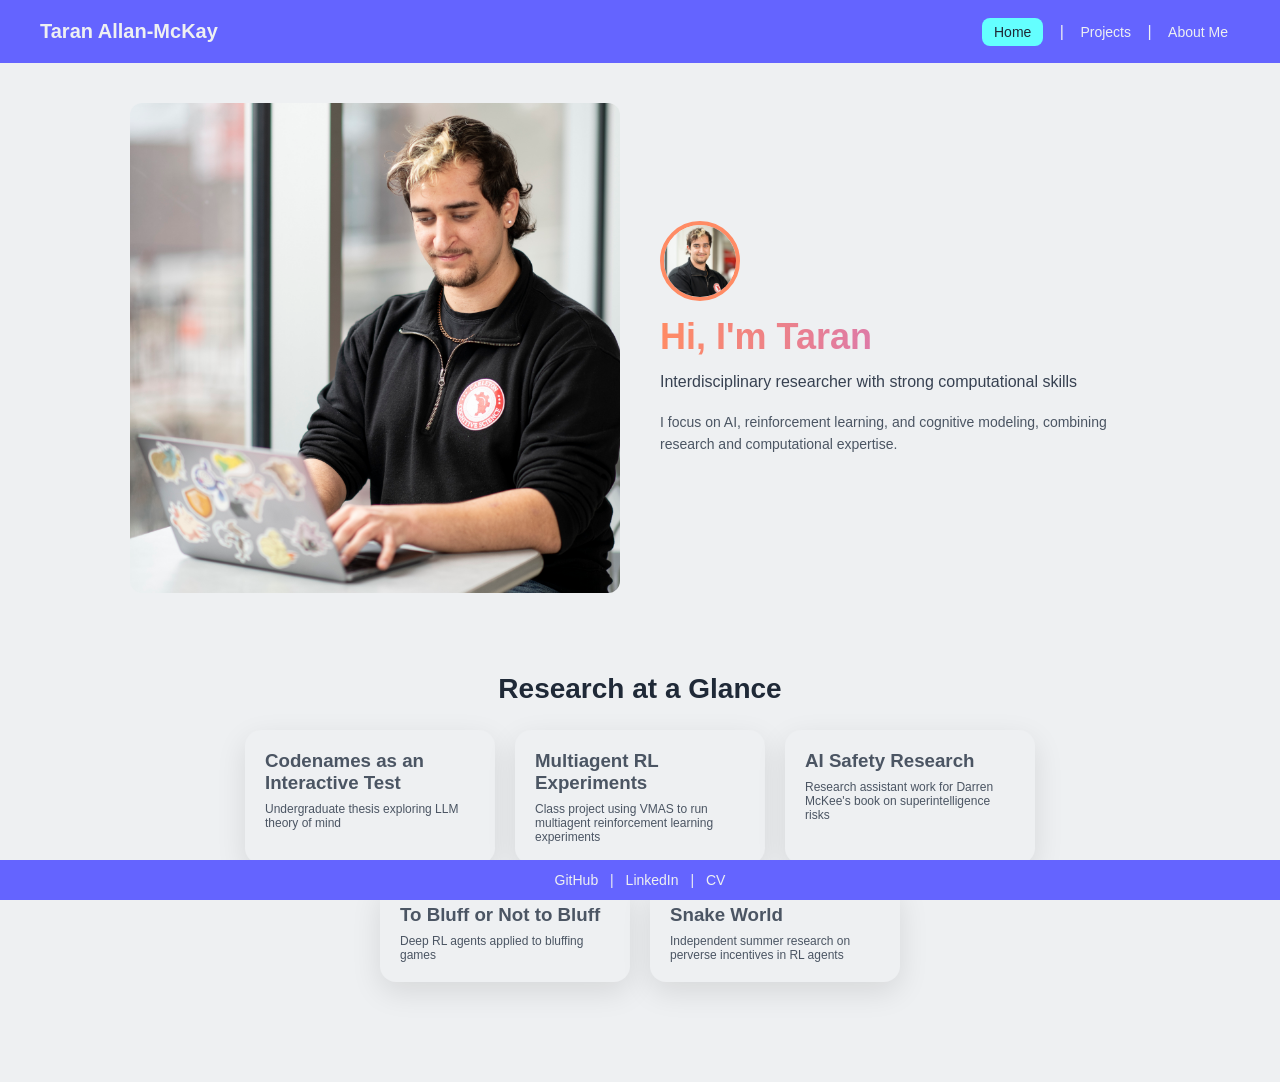
<file: index.html>
<!DOCTYPE html>
<html lang="en">
<head>
  <meta charset="UTF-8">
  <meta name="viewport" content="width=device-width, initial-scale=1.0">
  <title>Taran Allan-McKay</title>
  <link rel="stylesheet" href="style.css">
</head>
<body>

  <!-- NAVBAR -->
  <header class="navbar">
    <div class="logo">Taran Allan-McKay</div>
    <nav class="nav-links">
      <a href="index.html" class="active">Home</a> <span class="separator">|</span>
      <a href="projects.html">Projects</a> <span class="separator">|</span>
      <a href="about.html">About Me</a>
    </nav>
  </header>

  <!-- HERO -->
  <section class="hero">
    <div class="image-card">
      <div class="hero-backing"></div>
      <img src="Images/Hero2.jpg" alt="Hero Image">
    </div>
    <div class="content">
      <img class="avatar" src="Images/Avatar2.jpg" alt="Avatar">
      <h1>Hi, I'm Taran</h1>
      <p class="subtitle">Interdisciplinary researcher with strong computational skills</p>
      <p class="description">I focus on AI, reinforcement learning, and cognitive modeling, combining research and computational expertise.</p>
    </div>
  </section>

  <!-- RESEARCH AT A GLANCE -->
  <section class="section">
    <h2 class="section-header">Research at a Glance</h2>
    <div class="project-grid">
      <a href="projects/codenames.html" class="card">
        <h3>Codenames as an Interactive Test</h3>
        <p class="caption">Undergraduate thesis exploring LLM theory of mind</p>
      </a>
      <a href="projects/marl.html" class="card">
        <h3>Multiagent RL Experiments</h3>
        <p class="caption">Class project using VMAS to run multiagent reinforcement learning experiments</p>
      </a>
      <a href="projects/ai-safety.html" class="card">
        <h3>AI Safety Research</h3>
        <p class="caption">Research assistant work for Darren McKee's book on superintelligence risks</p>
      </a>
      <a href="projects/bluffing.html" class="card">
        <h3>To Bluff or Not to Bluff</h3>
        <p class="caption">Deep RL agents applied to bluffing games</p>
      </a>
      <a href="projects/snake-world.html" class="card">
        <h3>Snake World</h3>
        <p class="caption">Independent summer research on perverse incentives in RL agents</p>
      </a>
    </div>
  </section>

  <!-- FOOTER -->
  <footer class="footer">
    <a href="https://github.com/username">GitHub</a> <span class="separator">|</span>
    <a href="https://linkedin.com/in/username">LinkedIn</a> <span class="separator">|</span>
    <a href="PDFs/Taran Allan-McKay CV.pdf">CV</a>
  </footer>

</body>
</html>
</file>
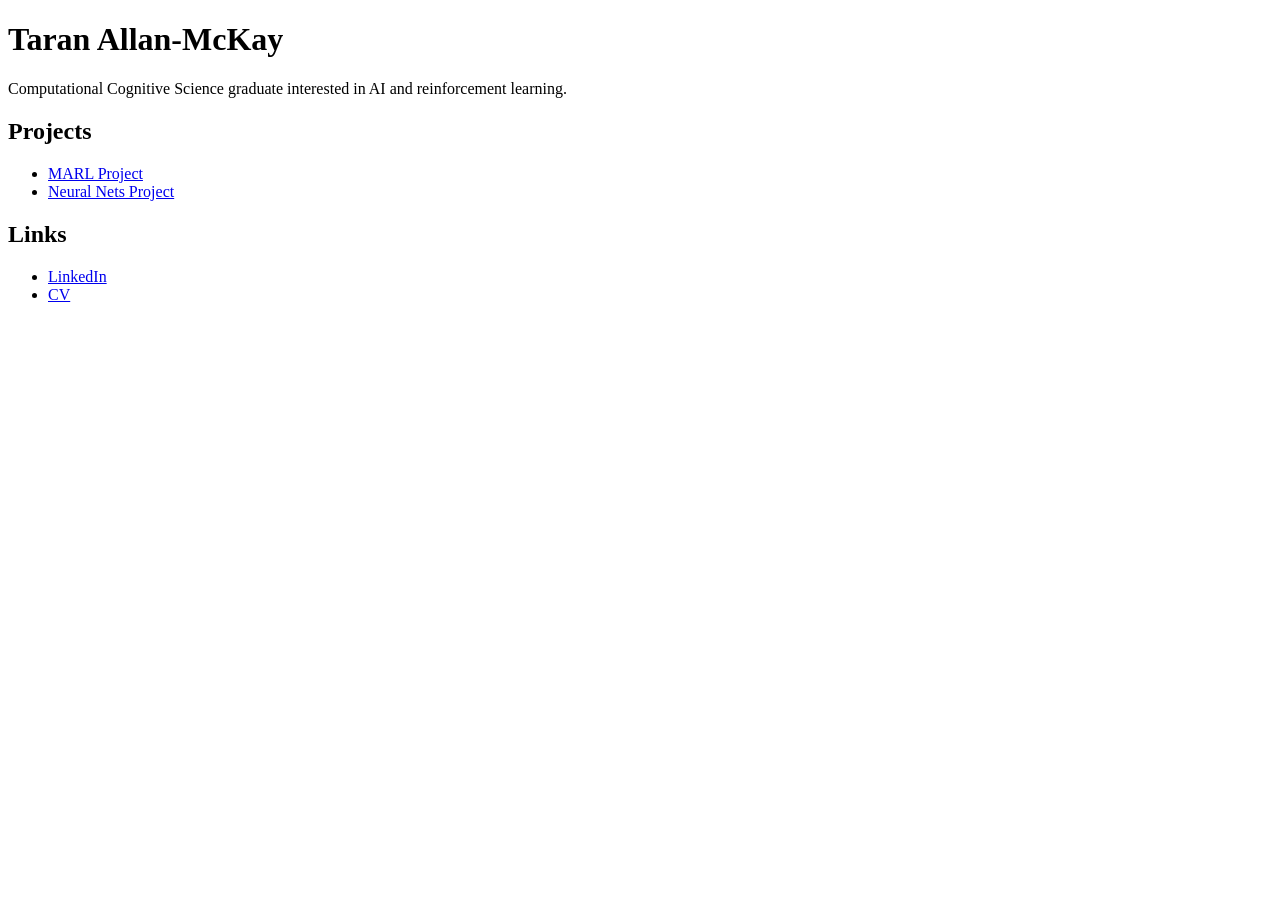
<file: index.draft.html>
<!DOCTYPE html>
<html lang="en">
<head>
  <meta charset="UTF-8">
  <title>Taran Allan-McKay</title>
</head>
<body>
  <h1>Taran Allan-McKay</h1>
  <p>Computational Cognitive Science graduate interested in AI and reinforcement learning.</p>
  <h2>Projects</h2>
  <ul>
    <li><a href="https://github.com/Taran-A-McKay/MARL-project">MARL Project</a></li>
    <li><a href="https://github.com/Taran-A-McKay/Neural-Nets-Project">Neural Nets Project</a></li>
  </ul>
  <h2>Links</h2>
  <ul>
    <li><a href="https://www.linkedin.com/in/taran-allan-mckay-4691a7168/" target="_blank" rel="noopener noreferrer">LinkedIn</a>
    <li><a href="Taran Allan-McKay CV.pdf" target="_blank" rel="noopener noreferrer">CV</a></li>
  </ul>
</body>
</html>
</file>
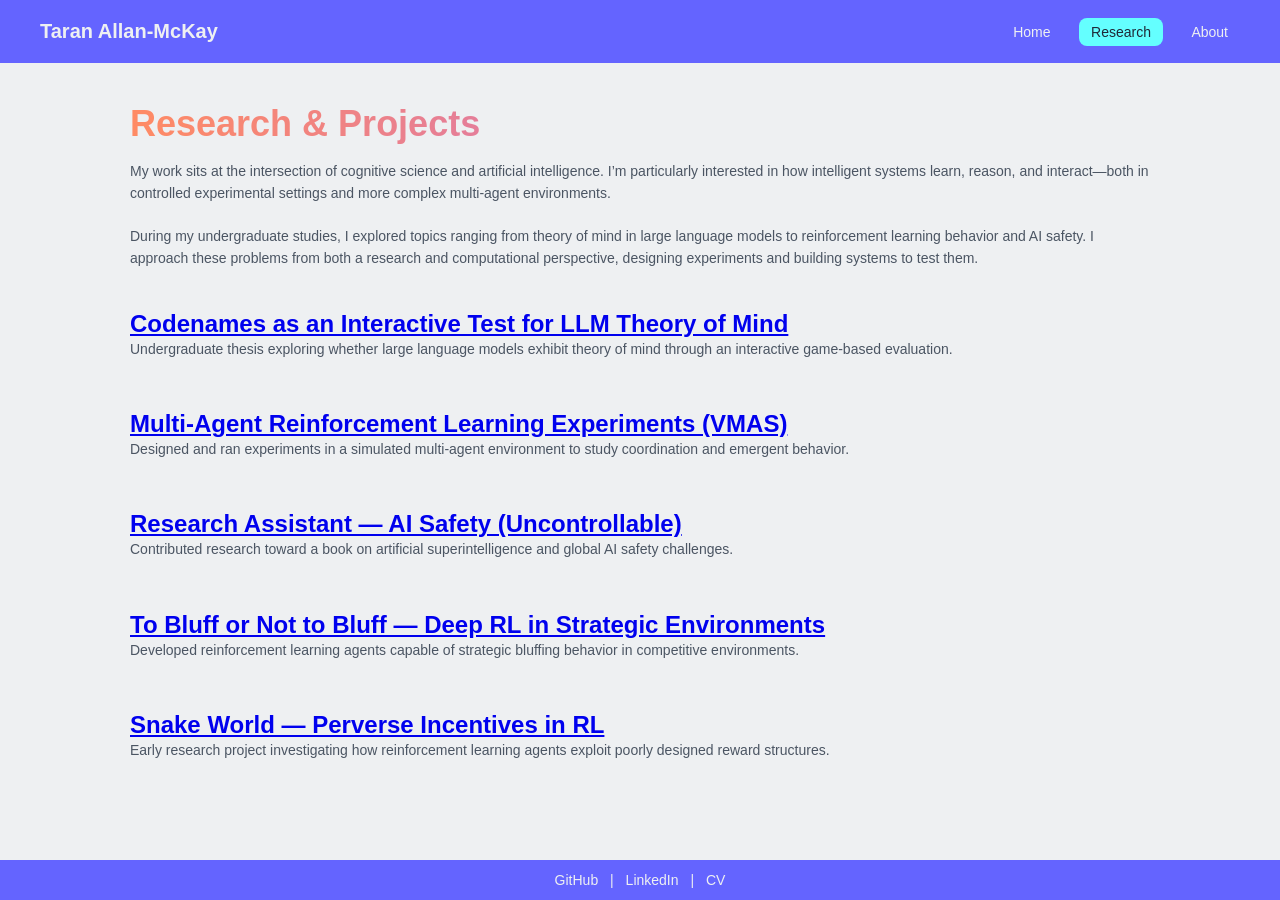
<file: research.html>
<!DOCTYPE html>
<html lang="en">
<head>
  <meta charset="UTF-8" />
  <meta name="viewport" content="width=device-width, initial-scale=1.0"/>
  <title>Research | Taran Allan-McKay</title>
  <link rel="stylesheet" href="style.css">
</head>
<body>

  <!-- NAVBAR -->
  <div class="navbar">
    <div class="logo">Taran Allan-McKay</div>
    <div class="nav-links">
      <a href="index.html">Home</a>
      <a href="research.html" class="active">Research</a>
      <a href="about.html">About</a>
    </div>
  </div>

  <!-- MAIN CONTENT -->
  <div class="section">

    <!-- RESEARCH INTRO -->
    <h1>Research & Projects</h1>

    <p class="description">
      My work sits at the intersection of cognitive science and artificial intelligence. 
      I’m particularly interested in how intelligent systems learn, reason, and interact—both 
      in controlled experimental settings and more complex multi-agent environments.
    </p>

    <p class="description">
      During my undergraduate studies, I explored topics ranging from theory of mind in large 
      language models to reinforcement learning behavior and AI safety. I approach these problems 
      from both a research and computational perspective, designing experiments and building systems 
      to test them.
    </p>

    <!-- PROJECT LIST -->
    <div style="margin-top: 40px; display: flex; flex-direction: column; gap: 30px;">

      <!-- PROJECT 1 -->
      <div>
        <h2>
          <a href="projects/codenames.html">
            Codenames as an Interactive Test for LLM Theory of Mind
          </a>
        </h2>
        <p class="description">
          Undergraduate thesis exploring whether large language models exhibit theory of mind through an interactive game-based evaluation.
        </p>
      </div>

      <!-- PROJECT 2 -->
      <div>
        <h2>
          <a href="projects/marl.html">
            Multi-Agent Reinforcement Learning Experiments (VMAS)
          </a>
        </h2>
        <p class="description">
          Designed and ran experiments in a simulated multi-agent environment to study coordination and emergent behavior.
        </p>
      </div>

      <!-- PROJECT 3 -->
      <div>
        <h2>
          <a href="projects/ai-safety.html">
            Research Assistant — AI Safety (Uncontrollable)
          </a>
        </h2>
        <p class="description">
          Contributed research toward a book on artificial superintelligence and global AI safety challenges.
        </p>
      </div>

      <!-- PROJECT 4 -->
      <div>
        <h2>
          <a href="projects/bluffing.html">
            To Bluff or Not to Bluff — Deep RL in Strategic Environments
          </a>
        </h2>
        <p class="description">
          Developed reinforcement learning agents capable of strategic bluffing behavior in competitive environments.
        </p>
      </div>

      <!-- PROJECT 5 -->
      <div>
        <h2>
          <a href="projects/snake-world.html">
            Snake World — Perverse Incentives in RL
          </a>
        </h2>
        <p class="description">
          Early research project investigating how reinforcement learning agents exploit poorly designed reward structures.
        </p>
      </div>

    </div>

  </div>

  <!-- FOOTER -->
  <footer class="footer">
    <a href="https://github.com/Taran-A-McKay" target="_blank">GitHub</a> | 
    <a href="https://www.linkedin.com/in/taran-allan-mckay-4691a7168/" target="_blank">LinkedIn</a> | 
    <a href="PDFs/Taran Allan-McKay CV.pdf" target="_blank">CV</a>
  </footer>

</body>
</html>
</file>
<file: style.css>
:root {
  /* HEX COLORS */
  --platinum: #eef0f2ff;
  --coral-glow: #ff8b64ff;
  --mustard: #ffd864ff;
  --lavender-purple: #b264ffff;
  --electric-sapphire: #6464ffff;
  --cyan-glow: #64ffffff;
  --card-text-grey: #4b5563;
}

/* GLOBAL STYLES */
* {
  margin: 0;
  padding: 0;
  box-sizing: border-box;
  font-family: "Segoe UI", Tahoma, sans-serif;
}

body {
  background: var(--platinum);
  color: #1f2937;
  padding-bottom: 60px; /* prevent content hidden behind sticky footer */
}

/* NAVBAR */
.navbar {
  display: flex;
  justify-content: space-between;
  align-items: center;
  padding: 20px 40px;
  background: var(--electric-sapphire);
  position: sticky;
  top: 0;
  z-index: 1000;
}

.logo {
  font-weight: 700;
  font-size: 20px;
  color: var(--platinum);
}

.nav-links a {
  text-decoration: none;
  color: var(--platinum);
  font-size: 14px;
  margin: 0 12px;
}

.nav-links a.active {
  background: var(--cyan-glow);
  color: #1f2937;
  padding: 6px 12px;
  border-radius: 8px;
}

.separator {
  color: var(--platinum);
}

/* HERO */
.hero {
  display: flex;
  flex-wrap: wrap;
  gap: 40px;
  max-width: 1100px;
  margin: auto;
  padding: 40px;
  align-items: center;
}

.hero .image-card {
  position: relative;
  flex: 1 1 400px;
}

.hero-backing {
  position: absolute;
  top: 0;
  left: 0;
  width: 100%;
  height: 100%;
  background: rgba(255, 255, 255, 0.25);
  border-radius: 12px;
  z-index: 0;
}

.hero .image-card img {
  width: 100%;
  border-radius: 12px;
  display: block;
  position: relative;
  z-index: 1;
}

.hero .content {
  flex: 1 1 400px;
  display: flex;
  flex-direction: column;
  justify-content: center;
}

.avatar {
  width: 80px;
  height: 80px;
  border-radius: 50%;
  margin-bottom: 15px;
  border: 4px solid var(--coral-glow);
}

h1 {
  font-size: 36px;
  margin-bottom: 15px;
  background: linear-gradient(90deg, var(--coral-glow), var(--lavender-purple));
  -webkit-background-clip: text;
  color: transparent;
}

.subtitle {
  color: #374151;
  margin-bottom: 20px;
}

.description {
  font-size: 14px;
  line-height: 1.6;
  color: #4b5563;
  margin-bottom: 20px;
}

/* PROJECTS */
.section {
  max-width: 1100px;
  margin: auto;
  padding: 40px;
}

.section-header {
  font-size: 28px;
  margin-bottom: 25px;
  text-align: center;
}

.project-grid {
  display: flex;
  flex-wrap: wrap;
  justify-content: center; /* center the cards */
  gap: 20px;
}

.card {
  background: var(--platinum);
  border-radius: 16px;
  padding: 20px;
  width: 250px;
  box-shadow: 0 10px 30px rgba(0,0,0,0.1);
  text-decoration: none;
  color: var(--card-text-grey);
  transition: 0.3s;
}

.card:hover {
  transform: scale(1.03);
  box-shadow: 0 10px 30px rgba(0,0,0,0.2);
  border: 2px solid;
  border-image-slice: 1;
  border-image-source: linear-gradient(90deg, var(--coral-glow), var(--lavender-purple));
  border-radius: 16px; /* rounded edges for hover outline */
}

.card h3 {
  margin-bottom: 8px;
}

.caption {
  font-size: 12px;
  color: var(--card-text-grey);
}

/* FOOTER */
.footer {
  position: fixed;
  bottom: 0;
  left: 0;
  width: 100%;
  background: var(--electric-sapphire);
  color: var(--platinum);
  text-align: center;
  padding: 12px 0;
  font-size: 14px;
  z-index: 1000;
}

.footer a {
  color: var(--platinum);
  text-decoration: none;
  margin: 0 8px;
}

.footer a:hover {
  text-decoration: underline;
}

.footer .separator {
  color: var(--platinum);
}

/* RESPONSIVE */
@media (max-width: 900px) {
  .hero {
    flex-direction: column;
  }
  .project-grid {
    justify-content: center;
  }
}
</file>
